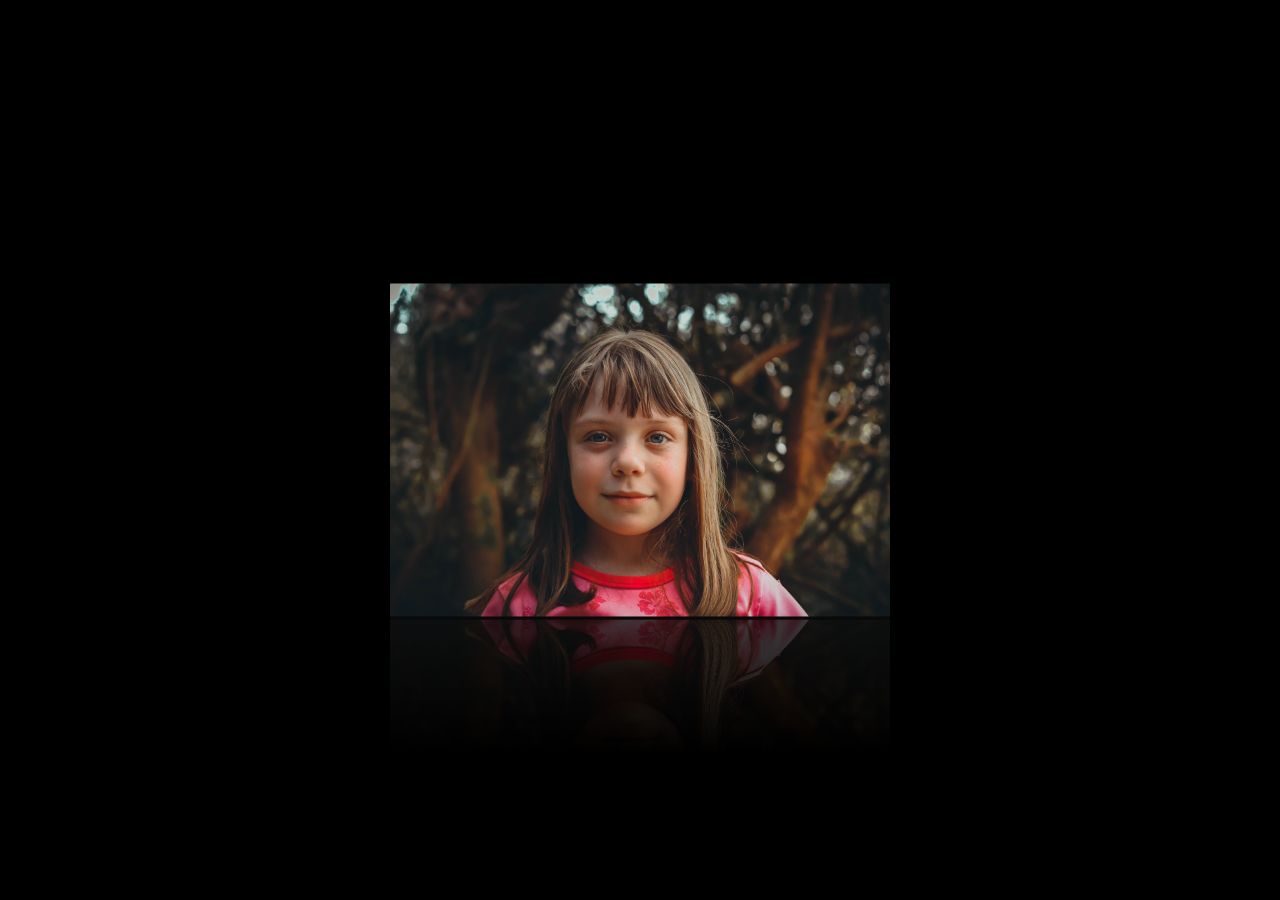
<file: index.html>
<!DOCTYPE html>
<html lang="en">
<head>
    <meta charset="UTF-8">
    <meta http-equiv="X-UA-Compatible" content="IE=edge">
    <meta name="viewport" content="width=device-width, initial-scale=1.0">
    <link rel="stylesheet" href="/style.css">
    <title>Image Reflection</title>
</head>
<body>
    <div class="reflection">
        
    </div>
</body>
</html>
</file>
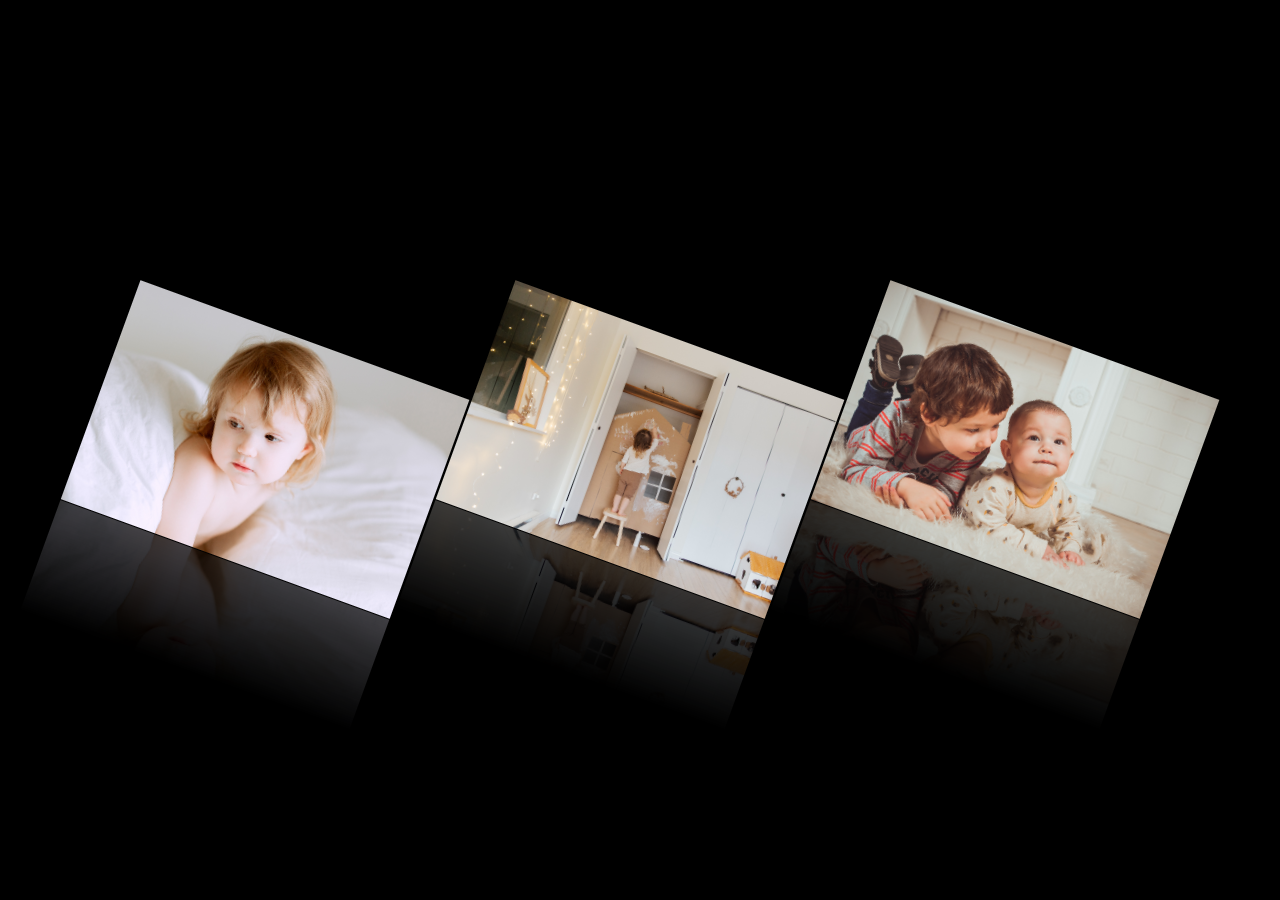
<file: index2.html>
<!DOCTYPE html>
<html lang="en">
<head>
    <meta charset="UTF-8">
    <meta http-equiv="X-UA-Compatible" content="IE=edge">
    <meta name="viewport" content="width=device-width, initial-scale=1.0">
    <link rel="stylesheet" href="/style2.css">
    <title>Pure CSS Reflection</title>
</head>
<body>
    <div class="container">
        <img src="/assets/pexels-tatiana-syrikova-3933095.jpg" alt="">
        <img src="/assets/pexels-tatiana-syrikova-3933237.jpg" alt="">
        <img src="/assets/pexels-victoria-borodinova-1648389.jpg" alt="">
    </div>
</body>
</html>
</file>
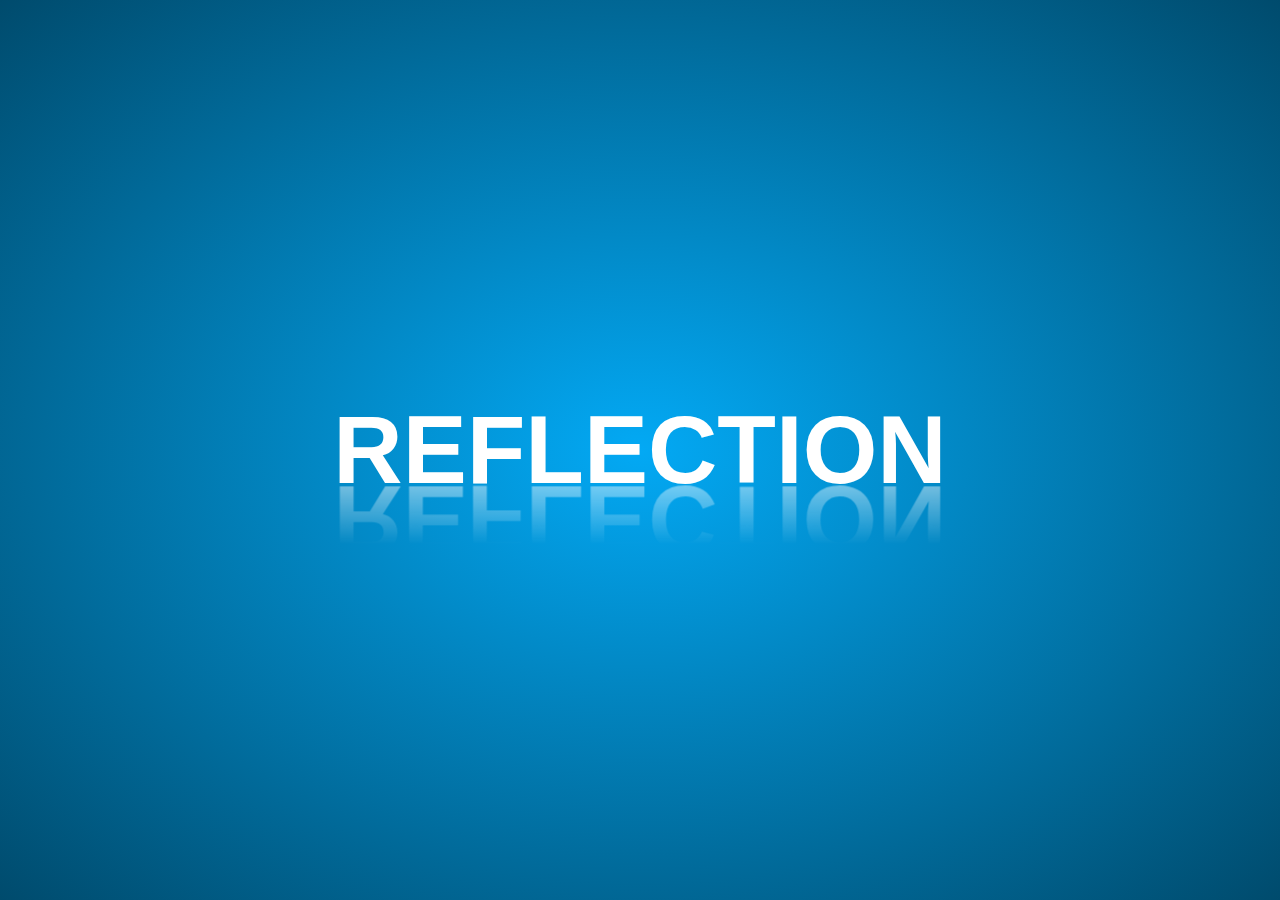
<file: index3.html>
<!DOCTYPE html>
<html lang="en">
<head>
    <meta charset="UTF-8">
    <meta http-equiv="X-UA-Compatible" content="IE=edge">
    <meta name="viewport" content="width=device-width, initial-scale=1.0">
    <link rel="stylesheet" href="/style3.css">
    <title>Text Reflection</title>
</head>
<body>
    <h1 data-text="Reflection">Reflection</h1>
</body>
</html>
</file>
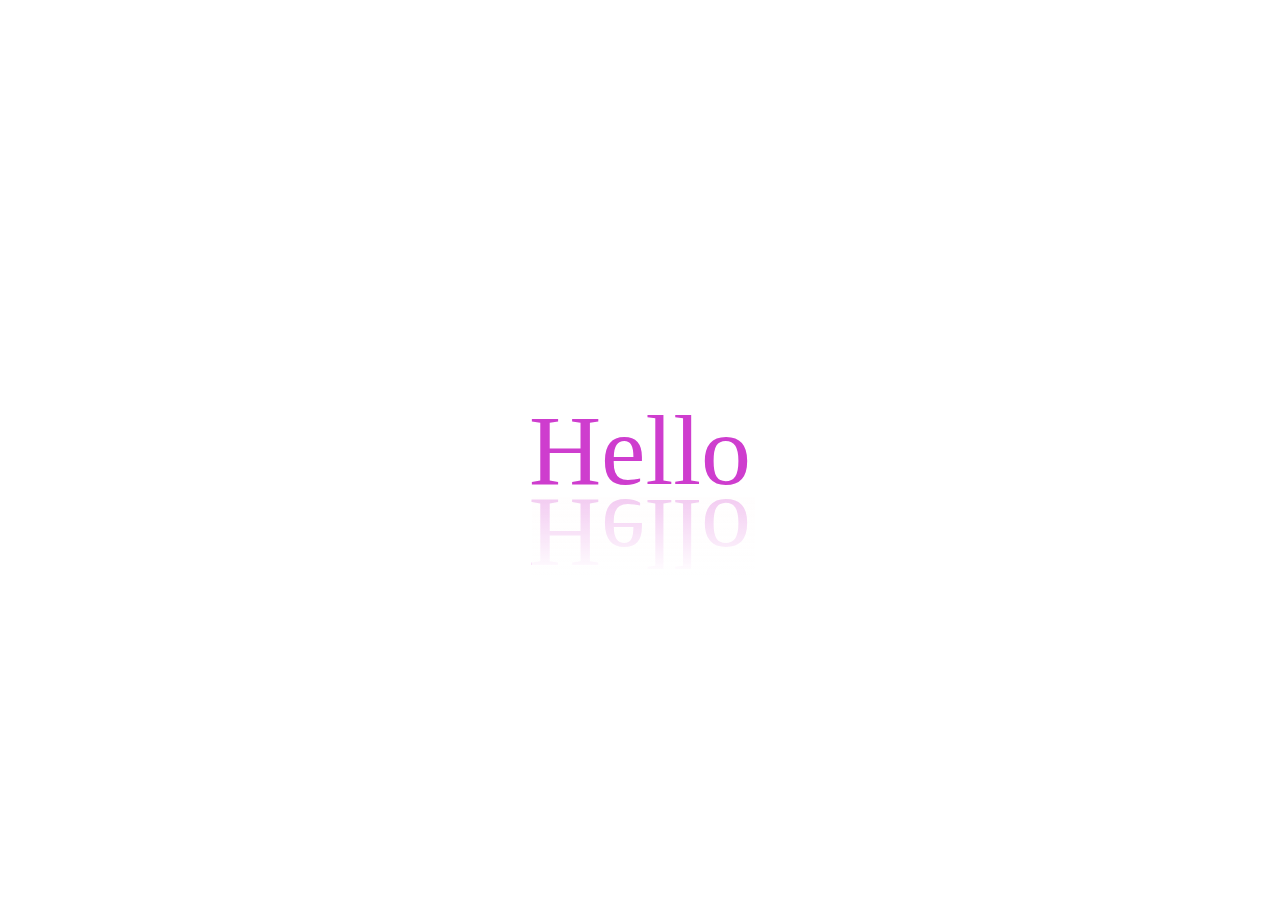
<file: index4.html>
<!DOCTYPE html>
<html lang="en">
<head>
    <meta charset="UTF-8">
    <meta http-equiv="X-UA-Compatible" content="IE=edge">
    <meta name="viewport" content="width=device-width, initial-scale=1.0">
    <link rel="stylesheet" href="/style4.css">
    <title>Text Reflection Multi browser</title>
</head>
<body>
    <div class="text">Hello</div>
</body>
</html>
</file>
<file: style.css>
body{
    margin: 0;
    padding: 0;
    box-sizing: border-box;
    background: #000;
}
.reflection{
    width: 500px;
    height: 333px;
    position: relative;
    position: absolute;
    top: 50%;
    left: 50%;
    transform: translate(-50%,-50%);
    background: url(/assets/pexels-jordane-maldaner-3254705.jpg);
    background-size:cover;
    background-position: bottom;
    box-shadow: 0px 50px 70px rgba(0,0,0,.3),
                0px 10px 10px rgba(0,0,0,.1);
}
.reflection::after{
    content: '';
    background-image: inherit;
    background-size:cover;
    background-position: bottom;
    width: inherit;
    height: 40%;
    position: absolute;
    bottom: -41%;
    transform: scale(-1) rotateY(180deg);
    opacity: .3;
}
.reflection::before{
    content: '';
    width: inherit;
    height: 42%;
    position: absolute;
    bottom: -42%;
    background: linear-gradient(to bottom, rgba(95, 93, 93, 0.1),#000);
    z-index: 1;
}
</file>
<file: style2.css>
*{
    margin: 0;
    padding: 0;
    box-sizing: border-box;
}
body{
    display: flex;
    justify-content: center;
    align-items: center;
    min-height: 100vh;
    background: #000;
}
.container{
    width: 1100px;
    display: flex;
    justify-content: space-between;
}
.container img{
    max-width: 350px;
    transform-origin: center;
    transform: perspective(800px) rotate(20deg);
    transition: .5s;
    -webkit-box-reflect: below 1px linear-gradient(transparent,transparent,#0004);
}
.container:hover img{
    opacity: .1;
}
.container img:hover{
    transform: perspective(800px) rotateY(0deg);
    opacity: 1;
}
</file>
<file: style3.css>
body{
    margin: 0;
    padding: 0;
    background: radial-gradient(#03a9f4,#004b6d);
    height: 100vh;
}
h1{
    margin: 0;
    padding: 0;
    position: absolute;
    top: 50%;
    left: 50%;
    transform: translate(-50%,-50%);
    font-family: sans-serif;
    color: #fff;
    text-transform: uppercase;
    font-size: 6rem;
}
h1::before{
    content: attr(data-text);
    position: absolute;
    top: 0;
    left: 0;
    transform-origin: bottom;
    transform: rotateX(180deg);
    line-height: 5.2rem;
    background: linear-gradient(0deg, #fff 0, transparent 80%);
    -webkit-background-clip: text;
    color: transparent;
    opacity: .5;
}
</file>
<file: style4.css>
*{
    margin: 0;
    padding: 0;
    box-sizing: border-box;
}
body{
    height: 100vh;
    display: flex;
    justify-content: center;
    align-items: center;
}
.text{
    font-size: 100px;
    font-family: fantasy;
    position: relative;
    color: rgb(206, 61, 206);
}
.text::after{
    content: 'Hello';
    position: absolute;
    top: 83px;
    left: 0;
    transform: rotateX(180deg);
}
.text::before{
    content: '';
    position: absolute;
    z-index: 2;
    /* background:linear-gradient(to bottom rgba(255,255,255,.74)0%, white 100%); */
    background: linear-gradient(to bottom, rgba(255, 253, 253, 0.74) 0%,#fff 100%);
    width: 223px;
    height: 78px;
    top: 104px;
    left: 3px;
}
</file>
